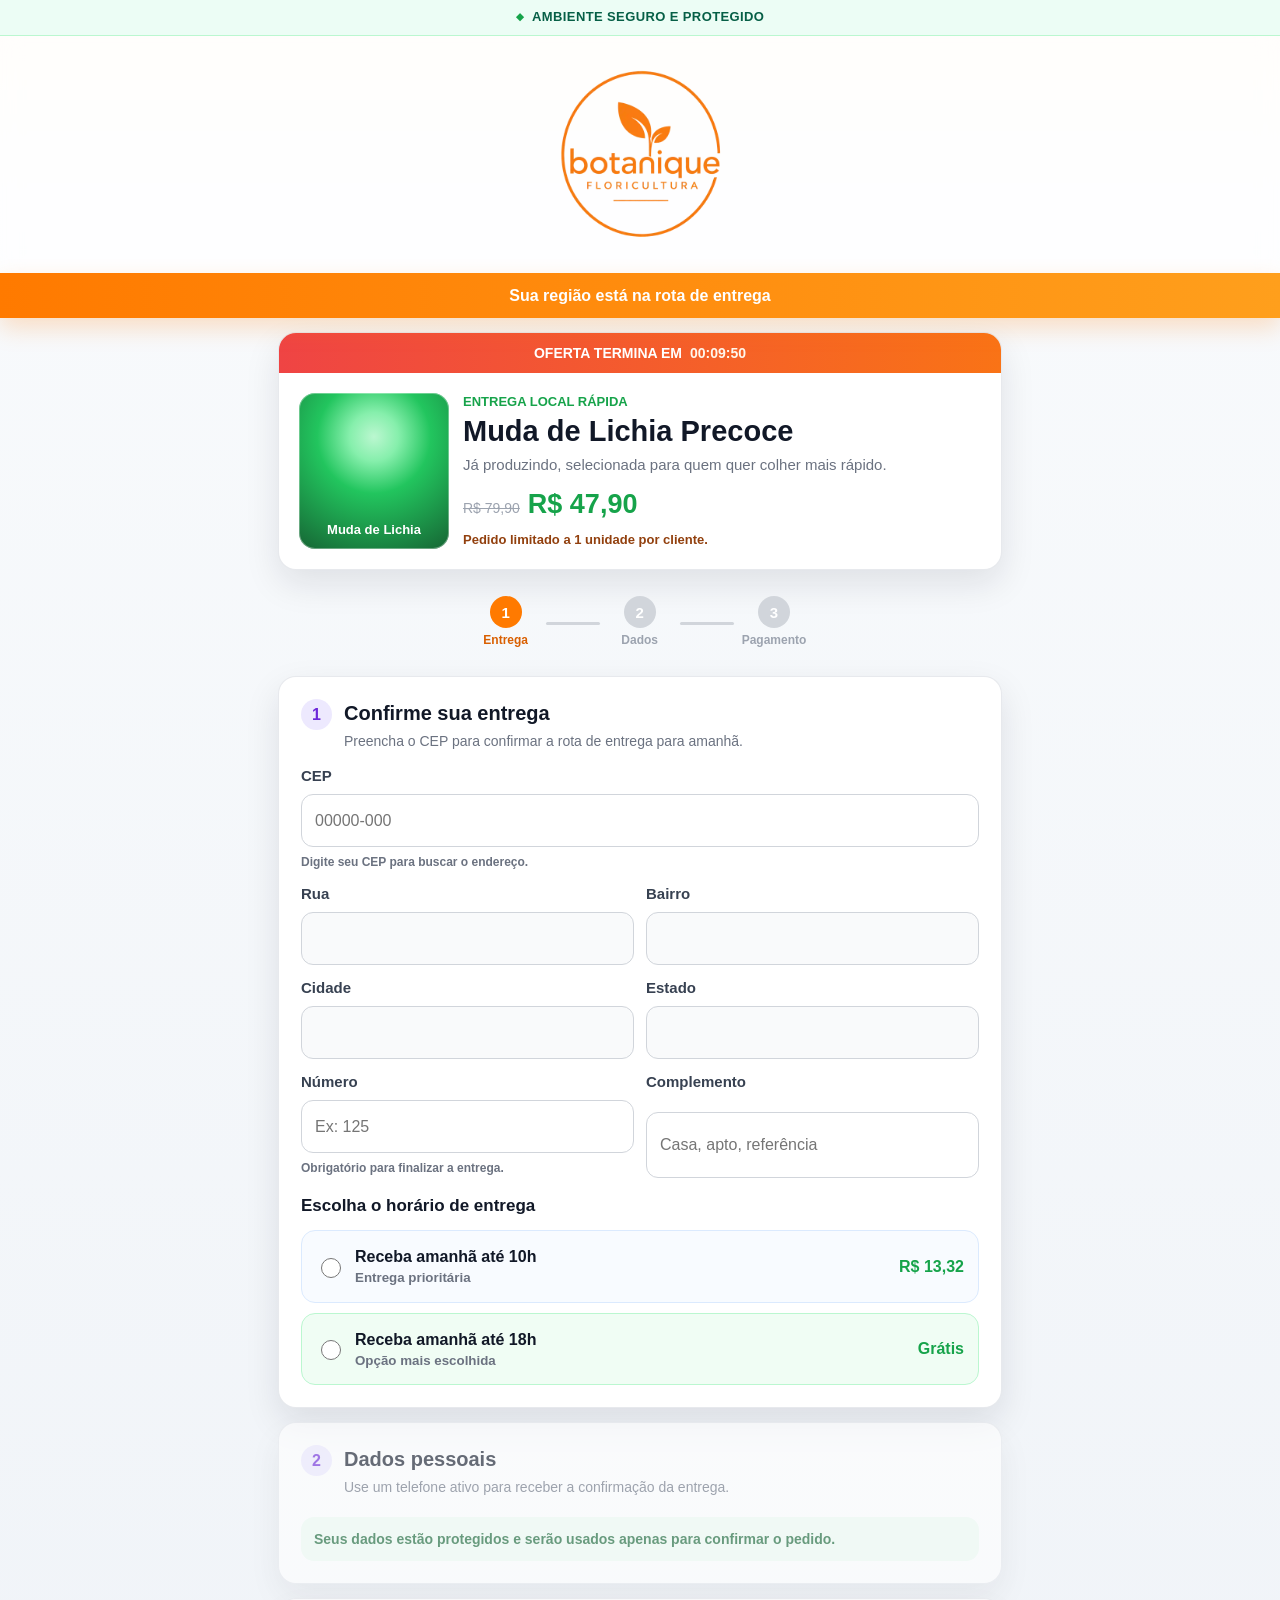
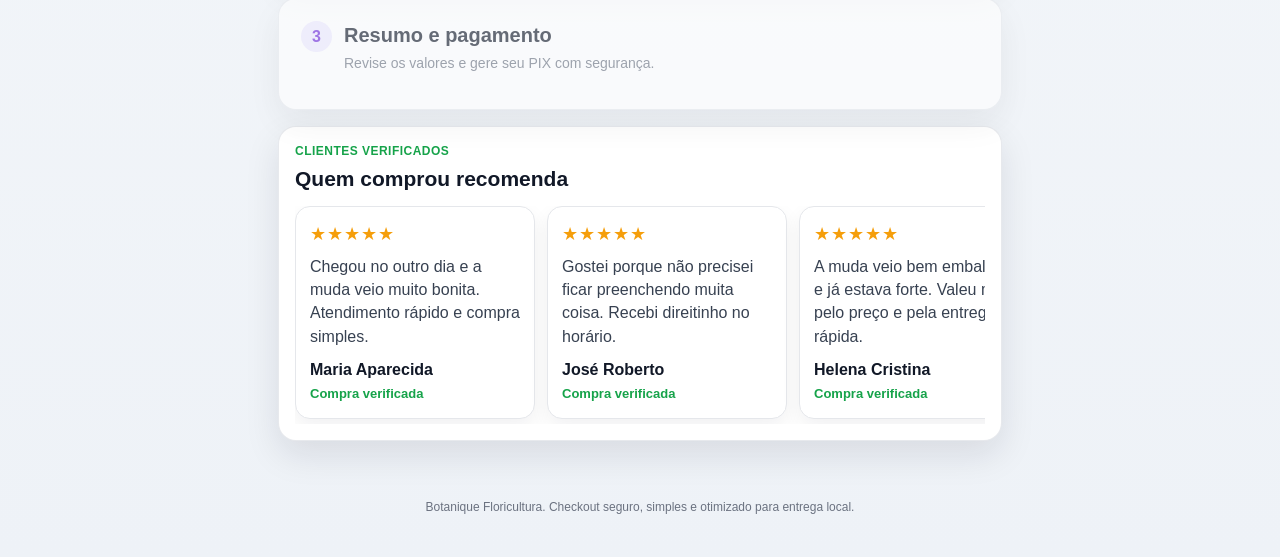
<file: index.html>
<!doctype html>
<html lang="pt-BR" class="checkout-page">
<head>
  <meta charset="utf-8">
  <meta name="viewport" content="width=device-width, initial-scale=1">
  <meta name="theme-color" content="#16a34a">
  <meta name="description" content="Checkout seguro Botanique Floricultura para Muda de Lichia Precoce com entrega no dia seguinte.">
  <title>Checkout Seguro | Botanique Floricultura</title>
  <link rel="preload" href="assets/logo.webp" as="image">
  <style>
html.checkout-page, html.checkout-page body{width:100%;min-height:100%;}
:root{
  --orange:#ff7a00;
  --orange-dark:#d95f00;
  --green:#22c55e;
  --green-dark:#16a34a;
  --blue:#2563eb;
  --text:#1f2937;
  --muted:#6b7280;
  --line:#e5e7eb;
  --soft:#f8fafc;
  --white:#ffffff;
  --danger:#dc2626;
  --shadow:0 14px 35px rgba(15,23,42,.10);
  --radius:18px;
}
html.checkout-page *{box-sizing:border-box}
html.checkout-page body.checkout-body{display:block !important; width:100% !important; max-width:none !important; min-height:100vh !important; overflow-x:hidden !important;}
html.checkout-page img{max-width:100%;}
html.checkout-page button, html.checkout-page input{appearance:auto;}
*{box-sizing:border-box}
html{scroll-behavior:smooth}
body{
  margin:0;
  color:var(--text);
  background:linear-gradient(180deg,#fff7ed 0%,#f8fafc 190px,#eef2f7 100%);
  font-family:Arial,Helvetica,sans-serif;
  font-size:16px;
  line-height:1.45;
}
button,input{font:inherit}
.secure-topbar{
  position:sticky;
  top:0;
  z-index:20;
  display:flex;
  align-items:center;
  justify-content:center;
  gap:8px;
  min-height:36px;
  padding:8px 14px;
  color:#065f46;
  background:#ecfdf5;
  border-bottom:1px solid #bbf7d0;
  font-size:13px;
  font-weight:800;
  text-transform:uppercase;
  letter-spacing:.03em;
}
.lock{font-size:10px;color:var(--green-dark)}
.checkout-header{
  display:flex;
  justify-content:center;
  padding:15px 18px 12px;
  background:rgba(255,255,255,.76);
  backdrop-filter:blur(10px);
}
.brand-logo{
  width:min(210px,56vw);
  height:auto;
  object-fit:contain;
  display:block;
}
.delivery-banner{
  position:sticky;
  top:36px;
  z-index:19;
  margin:0 auto;
  padding:11px 14px;
  color:#fff;
  background:linear-gradient(90deg,var(--orange),#ff9f1c);
  text-align:center;
  font-weight:900;
  box-shadow:0 10px 25px rgba(255,122,0,.22);
}
.bf-city{font-weight:900;text-decoration:underline;text-underline-offset:3px}
.page-shell{
  width:min(760px,100%);
  margin:0 auto;
  padding:14px 12px 38px;
}
.hero-card,.step-card,.reviews-section{
  background:var(--white);
  border:1px solid rgba(229,231,235,.9);
  border-radius:var(--radius);
  box-shadow:var(--shadow);
}
.hero-card{overflow:hidden;margin-bottom:14px}
.timer-strip{
  display:flex;
  align-items:center;
  justify-content:center;
  gap:8px;
  padding:10px 12px;
  color:#fff;
  background:linear-gradient(90deg,#ef4444,#f97316);
  font-size:14px;
  font-weight:900;
  text-transform:uppercase;
}
.timer-strip strong{font-variant-numeric:tabular-nums;color:#fff7ed}
.product-line{display:grid;grid-template-columns:110px 1fr;gap:14px;padding:15px}
.product-photo{
  min-height:118px;
  border-radius:16px;
  background:radial-gradient(circle at 50% 28%,#bbf7d0 0,#86efac 18%,#22c55e 42%,#166534 100%);
  display:flex;
  align-items:end;
  justify-content:center;
  padding:10px;
  color:#fff;
  text-align:center;
  font-size:13px;
  font-weight:900;
  box-shadow:inset 0 0 0 1px rgba(255,255,255,.35);
}
.eyebrow{margin:0 0 4px;color:var(--green-dark);font-size:13px;font-weight:900;text-transform:uppercase}
h1{margin:0;font-size:22px;line-height:1.08;color:#111827}
.subtitle{margin:6px 0 10px;color:var(--muted);font-size:15px}
.price-row{display:flex;align-items:baseline;gap:8px;flex-wrap:wrap}
.old-price{color:#9ca3af;text-decoration:line-through;font-size:14px}
.price-row strong{font-size:27px;color:var(--green-dark)}
.stock-note{margin:6px 0 0;color:#92400e;font-weight:800;font-size:13px}
.progress{
  display:flex;
  align-items:center;
  justify-content:center;
  gap:8px;
  padding:12px 8px;
  margin:0 0 14px;
}
.progress-item{display:grid;justify-items:center;gap:4px;min-width:64px;color:#9ca3af}
.progress-item span{
  width:32px;height:32px;border-radius:50%;display:grid;place-items:center;
  background:#d1d5db;color:#fff;font-size:15px;font-weight:900;
}
.progress-item p{margin:0;font-size:12px;font-weight:800}
.progress-item.active,.progress-item.done{color:var(--orange-dark)}
.progress-item.active span,.progress-item.done span{background:var(--orange)}
.progress-line{height:3px;width:54px;background:#d1d5db;border-radius:20px}
.checkout-form{display:grid;gap:14px}
.step-card{padding:16px;transition:opacity .22s ease,transform .22s ease}
.step-card.locked{opacity:.62}
.step-card.locked .field,.step-card.locked .shipping-box,.step-card.locked .summary-card,.step-card.locked .pix-button,.step-card.locked .pay-note{display:none}
.step-title{display:flex;gap:12px;align-items:flex-start;margin-bottom:14px}
.step-title>span{flex:0 0 31px;height:31px;border-radius:50%;display:grid;place-items:center;background:#ede9fe;color:#6d28d9;font-weight:900}
.step-title h2{margin:0 0 3px;font-size:20px;color:#111827}
.step-title p{margin:0;color:var(--muted);font-size:14px}
.field{display:grid;gap:7px;margin-bottom:12px}
.field span{font-weight:800;font-size:15px;color:#374151}
.field input{
  width:100%;min-height:52px;padding:14px 13px;border:1.5px solid #d1d5db;border-radius:12px;background:#fff;color:#111827;outline:none;
  transition:border-color .18s,box-shadow .18s,background .18s;
}
.field input:focus{border-color:var(--orange);box-shadow:0 0 0 4px rgba(255,122,0,.12)}
.field input:read-only{background:#f9fafb;color:#4b5563}
.field.valid input{border-color:#86efac;background:#f0fdf4}
.field.invalid input{border-color:var(--danger);background:#fef2f2}
.field-message{color:#6b7280;font-size:12px;font-weight:700}
.attention:not(.valid) input{animation:pulseGlow 1.35s ease-in-out infinite}
@keyframes pulseGlow{0%,100%{box-shadow:0 0 0 0 rgba(255,122,0,.16)}50%{box-shadow:0 0 0 6px rgba(255,122,0,.09)}}
.address-grid,.customer-grid{display:grid;gap:0}
.shipping-box{display:grid;gap:10px;margin-top:4px}
.shipping-box h3{margin:0 0 2px;font-size:17px;color:#111827}
.shipping-option{
  position:relative;display:grid;grid-template-columns:auto 1fr auto;align-items:center;gap:11px;
  padding:14px;border:1.5px solid #dbeafe;border-radius:14px;background:#f8fbff;cursor:pointer;
}
.shipping-option input{width:20px;height:20px;accent-color:var(--green-dark)}
.shipping-option strong{display:block;color:#111827;font-size:16px}
.shipping-option small{display:block;color:var(--muted);font-weight:700}
.shipping-option b{color:var(--green-dark);font-size:16px}
.shipping-option.recommended{border-color:#bbf7d0;background:#f0fdf4}
.shipping-option:has(input:checked){border-color:var(--green-dark);box-shadow:0 0 0 4px rgba(34,197,94,.13)}
.trust-copy{margin:5px 0 0;padding:12px 13px;border-radius:13px;background:#f0fdf4;color:#166534;font-weight:800;font-size:14px}
.summary-card{display:grid;gap:10px;padding:14px;border-radius:16px;background:#f9fafb;border:1px solid var(--line);margin-bottom:14px}
.summary-row,.summary-total{display:flex;justify-content:space-between;gap:12px;align-items:center}
.summary-row{font-size:15px;color:#4b5563}.summary-row strong{color:#111827}
.summary-total{border-top:1px solid var(--line);padding-top:12px;font-weight:900}.summary-total strong{font-size:23px;color:var(--green-dark)}
.checkout-alert{
  margin:0 0 12px;
  padding:13px 14px;
  border:1px solid #fecaca;
  border-radius:13px;
  background:#fef2f2;
  color:#991b1b;
  font-size:15px;
  font-weight:900;
  text-align:center;
}
.pix-button{
  width:100%;min-height:58px;border:0;border-radius:14px;background:linear-gradient(180deg,#34d399,#16a34a);color:#fff;
  font-weight:900;font-size:18px;letter-spacing:.02em;cursor:pointer;box-shadow:0 12px 24px rgba(22,163,74,.27);
}
.pix-button:active{transform:translateY(1px)}
.pay-note{margin:10px 0 0;text-align:center;color:#4b5563;font-size:14px}.pay-note strong{color:#111827}
.pix-placeholder{margin-top:13px;padding:14px;border:1px dashed #94a3b8;border-radius:13px;background:#f8fafc;color:#475569;text-align:center}
.reviews-section{margin-top:16px;padding:16px;overflow:hidden}
.section-heading p{margin:0 0 3px;color:var(--green-dark);font-weight:900;text-transform:uppercase;font-size:12px;letter-spacing:.04em}
.section-heading h2{margin:0 0 12px;font-size:21px;color:#111827}
.reviews-track{display:grid;grid-auto-flow:column;grid-auto-columns:minmax(235px,82%);gap:12px;overflow-x:auto;scroll-snap-type:x mandatory;padding-bottom:5px}
.review-card{scroll-snap-align:start;padding:14px;border-radius:15px;border:1px solid #e5e7eb;background:#fff;box-shadow:0 8px 20px rgba(15,23,42,.06)}
.stars{color:#f59e0b;font-size:18px;letter-spacing:1px}.review-card p{margin:8px 0 10px;color:#374151}.review-card strong{display:block;color:#111827}.review-card span{color:#16a34a;font-size:13px;font-weight:800}
.site-footer{padding:8px 16px 28px;text-align:center;color:#6b7280;font-size:12px}
@media (min-width:640px){
  .page-shell{padding-left:18px;padding-right:18px}.product-line{grid-template-columns:150px 1fr;padding:20px}.product-photo{min-height:146px}h1{font-size:29px}.step-card{padding:22px}.address-grid,.customer-grid{grid-template-columns:1fr 1fr;column-gap:12px}.field.full{grid-column:1/-1}.reviews-track{grid-auto-columns:minmax(240px,1fr)}
}
@media (prefers-reduced-motion:reduce){*{scroll-behavior:auto}.attention:not(.valid) input{animation:none}}


/* Blindagem para quando o projeto principal tiver estilos globais fortes */
html.checkout-page body.checkout-body .secure-topbar,
html.checkout-page body.checkout-body .checkout-header,
html.checkout-page body.checkout-body .delivery-banner,
html.checkout-page body.checkout-body .page-shell,
html.checkout-page body.checkout-body .site-footer{font-family:Arial,Helvetica,sans-serif !important;}
html.checkout-page body.checkout-body .checkout-brand-fallback{display:none;margin:4px 0 0;color:#ff7a00;font-size:22px;font-weight:900;text-align:center;}
html.checkout-page body.checkout-body .brand-logo:not([src]),
html.checkout-page body.checkout-body .brand-logo[src=""]{display:none;}
html.checkout-page body.checkout-body .brand-logo.broken + .checkout-brand-fallback{display:block;}

.pix-placeholder.generated{text-align:left;border-style:solid;border-color:#bbf7d0;background:#f0fdf4;color:#14532d}
.pix-head{text-align:center;margin-bottom:12px}.pix-head strong{display:block;font-size:18px;color:#14532d}.pix-head small{color:#166534;font-weight:800}
.pix-qr{display:grid;place-items:center;margin:12px 0}.pix-qr img{width:min(235px,72vw);border-radius:16px;background:#fff;padding:10px;border:1px solid #d1fae5}
.pix-copy label{display:block;font-weight:900;margin-bottom:7px;color:#111827}.pix-copy textarea{width:100%;min-height:88px;border:1px solid #86efac;border-radius:12px;padding:10px;background:#fff;color:#111827;font-size:13px;resize:none}
.copy-pix-button{width:100%;margin-top:9px;min-height:48px;border:0;border-radius:12px;background:#16a34a;color:#fff;font-weight:900;cursor:pointer}
.pix-status{margin-top:12px;text-align:center;font-weight:900;color:#92400e}.pix-success{padding:14px;border-radius:13px;background:#dcfce7;color:#166534;text-align:center;font-weight:900}.pix-error{padding:14px;border-radius:13px;background:#fef2f2;color:#991b1b;text-align:center;font-weight:900}
.pix-button[disabled]{opacity:.72;cursor:not-allowed}

  </style>
</head>
<body class="checkout-body">
  <div class="secure-topbar" role="status" aria-live="polite">
    <span class="lock" aria-hidden="true">◆</span>
    <span>Ambiente Seguro e Protegido</span>
  </div>

  <header class="checkout-header">
    <img class="brand-logo" src="assets/logo.webp" alt="Botanique Floricultura" onerror="this.classList.add('broken');this.style.display='none';">
    <div class="checkout-brand-fallback">Botanique Floricultura</div>
  </header>

  <!-- DELIVERY BANNER -->
  <div id="bf-rota-entrega" class="delivery-banner">
    <span id="bf-rota-texto">Receba amanhã em <span class="bf-city">sua região</span></span>
  </div>

  <main class="page-shell">
    <section class="hero-card" aria-label="Resumo da oferta">
      <div class="timer-strip">
        <span>Oferta termina em</span>
        <strong id="countdown">00:09:51</strong>
      </div>
      <div class="product-line">
        <div class="product-photo" aria-hidden="true">
          <span>Muda de Lichia</span>
        </div>
        <div class="product-copy">
          <p class="eyebrow">Entrega local rápida</p>
          <h1>Muda de Lichia Precoce</h1>
          <p class="subtitle">Já produzindo, selecionada para quem quer colher mais rápido.</p>
          <div class="price-row">
            <span class="old-price">R$ 79,90</span>
            <strong>R$ 47,90</strong>
          </div>
          <p class="stock-note">Pedido limitado a 1 unidade por cliente.</p>
        </div>
      </div>
    </section>

    <nav class="progress" aria-label="Progresso do checkout">
      <div class="progress-item active" data-step-indicator="1">
        <span>1</span>
        <p>Entrega</p>
      </div>
      <div class="progress-line"></div>
      <div class="progress-item" data-step-indicator="2">
        <span>2</span>
        <p>Dados</p>
      </div>
      <div class="progress-line"></div>
      <div class="progress-item" data-step-indicator="3">
        <span>3</span>
        <p>Pagamento</p>
      </div>
    </nav>

    <form id="checkoutForm" class="checkout-form" novalidate>
      <section class="step-card open" id="step-1" data-step="1">
        <div class="step-title">
          <span>1</span>
          <div>
            <h2>Confirme sua entrega</h2>
            <p>Preencha o CEP para confirmar a rota de entrega para amanhã.</p>
          </div>
        </div>

        <label class="field attention" for="cep">
          <span>CEP</span>
          <input id="cep" name="cep" inputmode="numeric" autocomplete="postal-code" maxlength="9" placeholder="00000-000" required>
          <small class="field-message" id="cepMessage">Digite seu CEP para buscar o endereço.</small>
        </label>

        <div class="address-grid" id="addressFields" hidden>
          <label class="field" for="street">
            <span>Rua</span>
            <input id="street" name="street" autocomplete="address-line1" readonly required>
          </label>
          <label class="field" for="neighborhood">
            <span>Bairro</span>
            <input id="neighborhood" name="neighborhood" readonly required>
          </label>
          <label class="field" for="city">
            <span>Cidade</span>
            <input id="city" name="city" readonly required>
          </label>
          <label class="field" for="state">
            <span>Estado</span>
            <input id="state" name="state" readonly required>
          </label>
          <label class="field attention" for="number">
            <span>Número</span>
            <input id="number" name="number" inputmode="numeric" autocomplete="address-line2" placeholder="Ex: 125" required>
            <small class="field-message">Obrigatório para finalizar a entrega.</small>
          </label>
          <label class="field" for="complement">
            <span>Complemento</span>
            <input id="complement" name="complement" autocomplete="address-line3" placeholder="Casa, apto, referência">
          </label>
        </div>

        <div class="shipping-box" id="shippingBox" hidden>
          <h3>Escolha o horário de entrega</h3>
          <label class="shipping-option">
            <input type="radio" name="shipping" value="13.32" data-tipo="pago" data-label="Receba amanhã até 10h" required>
            <span>
              <strong>Receba amanhã até 10h</strong>
              <small>Entrega prioritária</small>
            </span>
            <b>R$ 13,32</b>
          </label>
          <label class="shipping-option recommended">
            <input type="radio" name="shipping" value="0" data-tipo="gratis" data-label="Receba amanhã até 18h">
            <span>
              <strong>Receba amanhã até 18h</strong>
              <small>Opção mais escolhida</small>
            </span>
            <b>Grátis</b>
          </label>
        </div>
      </section>

      <section class="step-card locked" id="step-2" data-step="2">
        <div class="step-title">
          <span>2</span>
          <div>
            <h2>Dados pessoais</h2>
            <p>Use um telefone ativo para receber a confirmação da entrega.</p>
          </div>
        </div>

        <div class="customer-grid">
          <label class="field attention" for="firstName">
            <span>Nome</span>
            <input id="firstName" name="firstName" autocomplete="given-name" placeholder="Seu nome" required>
          </label>
          <label class="field" for="lastName">
            <span>Sobrenome</span>
            <input id="lastName" name="lastName" autocomplete="family-name" placeholder="Opcional">
          </label>
          <label class="field attention" for="phone">
            <span>Telefone ou celular</span>
            <input id="phone" name="phone" inputmode="tel" autocomplete="tel" placeholder="(00) 00000-0000" required>
          </label>
          <label class="field attention" for="cpf">
            <span>CPF</span>
            <input id="cpf" name="cpf" inputmode="numeric" autocomplete="off" maxlength="14" placeholder="000.000.000-00" required>
          </label>
          <label class="field" for="email">
            <span>E-mail</span>
            <input id="email" name="email" type="email" autocomplete="email" placeholder="Opcional">
          </label>
        </div>

        <p class="trust-copy">Seus dados estão protegidos e serão usados apenas para confirmar o pedido.</p>
      </section>

      <section class="step-card locked" id="step-3" data-step="3">
        <div class="step-title">
          <span>3</span>
          <div>
            <h2>Resumo e pagamento</h2>
            <p>Revise os valores e gere seu PIX com segurança.</p>
          </div>
        </div>

        <div class="summary-card">
          <div class="summary-row">
            <span>Muda de Lichia Precoce</span>
            <strong>R$ 47,90</strong>
          </div>
          <div class="summary-row">
            <span>Quantidade</span>
            <strong>1 unidade</strong>
          </div>
          <div class="summary-row">
            <span id="shippingSummaryLabel">Frete</span>
            <strong id="shippingSummaryValue">Selecione</strong>
          </div>
          <div class="summary-total">
            <span>Total</span>
            <strong id="totalValue">R$ 47,90</strong>
          </div>
        </div>

        <div class="checkout-alert" id="checkoutAlert" role="alert" aria-live="assertive" hidden>Selecione uma opção de frete para continuar</div>
        <button class="pix-button" type="submit">GERAR PIX AGORA</button>
        <p class="pay-note">Você vai pagar <strong id="payNote">R$ 47,90</strong>. Pagamento processado na mesma página.</p>

        <!-- PIX INTEGRATION AREA -->
        <div id="pix-box">
          <!-- COLAR AQUI SCRIPT OU URL DE GERAÇÃO DE PIX -->
          <div class="pix-placeholder" hidden id="pixPlaceholder">
            <strong>Área de integração PIX</strong>
            <p>Substitua este bloco pelo script, iframe ou endpoint do seu gerador de PIX.</p>
          </div>
        </div>
      </section>
    </form>

    <section class="reviews-section" aria-label="Depoimentos de clientes">
      <div class="section-heading">
        <p>Clientes verificados</p>
        <h2>Quem comprou recomenda</h2>
      </div>
      <div class="reviews-track">
        <article class="review-card">
          <div class="stars" aria-label="5 estrelas">★★★★★</div>
          <p>Chegou no outro dia e a muda veio muito bonita. Atendimento rápido e compra simples.</p>
          <strong>Maria Aparecida</strong>
          <span>Compra verificada</span>
        </article>
        <article class="review-card">
          <div class="stars" aria-label="5 estrelas">★★★★★</div>
          <p>Gostei porque não precisei ficar preenchendo muita coisa. Recebi direitinho no horário.</p>
          <strong>José Roberto</strong>
          <span>Compra verificada</span>
        </article>
        <article class="review-card">
          <div class="stars" aria-label="5 estrelas">★★★★★</div>
          <p>A muda veio bem embalada e já estava forte. Valeu muito pelo preço e pela entrega rápida.</p>
          <strong>Helena Cristina</strong>
          <span>Compra verificada</span>
        </article>
      </div>
    </section>
  </main>

  <footer class="site-footer">
    <p>Botanique Floricultura. Checkout seguro, simples e otimizado para entrega local.</p>
  </footer>

  <script>
const redirectAfterPayment = "COLOCAR_URL_AQUI";
const PRODUCT_PRICE = 47.90;
const PRODUCT_TITLE = "Muda de Lichia Precoce";
const API_BASE_URL = "https://botanique-one.vercel.app";
let freteSelecionado = null;
let statusTimer = null;

const $ = (selector, scope = document) => scope.querySelector(selector);
const $$ = (selector, scope = document) => Array.from(scope.querySelectorAll(selector));

function money(value){ return value.toLocaleString('pt-BR',{style:'currency',currency:'BRL'}); }
function onlyDigits(value){ return String(value || '').replace(/\D/g,''); }
function cents(value){ return Math.round(Number(value) * 100); }

function getUrlParam(name){ return new URLSearchParams(window.location.search).get(name) || ''; }
function getUtm(){
  return {
    utm_source:getUrlParam('utm_source'), utm_medium:getUrlParam('utm_medium'), utm_campaign:getUrlParam('utm_campaign'),
    utm_content:getUrlParam('utm_content'), utm_term:getUrlParam('utm_term')
  };
}

function setFieldState(input, state){ const field = input.closest('.field'); if(!field) return; field.classList.remove('valid','invalid'); if(state) field.classList.add(state); }
function focusNext(current){ const inputs = $$('input:not([readonly])').filter(el => !el.disabled && el.offsetParent !== null); const index = inputs.indexOf(current); if(index >= 0 && inputs[index + 1]) inputs[index + 1].focus({preventScroll:false}); }
function openStep(step){ for(let i=1;i<=3;i++){ const card=$(`#step-${i}`); const indicator=$(`[data-step-indicator="${i}"]`); if(i<=step){card.classList.remove('locked');card.classList.add('open');} if(i<step){indicator.classList.remove('active');indicator.classList.add('done');} else if(i===step){indicator.classList.add('active');indicator.classList.remove('done');} else {indicator.classList.remove('active','done');} } }
function scrollToStep(step){ const card=$(`#step-${step}`); if(card) card.scrollIntoView({behavior:'smooth',block:'start'}); }

function updateTotals(){ const selected=$('input[name="shipping"]:checked'); const freight=selected?Number(selected.value):0; const total=PRODUCT_PRICE+freight; $('#shippingSummaryLabel').textContent=selected?selected.dataset.label:'Frete'; $('#shippingSummaryValue').textContent=selected?(freight===0?'Grátis':money(freight)):'Selecione'; $('#totalValue').textContent=money(total); $('#payNote').textContent=money(total); }
function validateRequired(input){ const ok=input.value.trim().length>1; setFieldState(input,ok?'valid':'invalid'); return ok; }
function maskCep(input){ const digits=onlyDigits(input.value).slice(0,8); input.value=digits.length>5?`${digits.slice(0,5)}-${digits.slice(5)}`:digits; return digits; }
function maskPhone(input){ const d=onlyDigits(input.value).slice(0,11); if(d.length<=2) input.value=d; else if(d.length<=6) input.value=`(${d.slice(0,2)}) ${d.slice(2)}`; else if(d.length<=10) input.value=`(${d.slice(0,2)}) ${d.slice(2,6)}-${d.slice(6)}`; else input.value=`(${d.slice(0,2)}) ${d.slice(2,7)}-${d.slice(7)}`; return d; }
function maskCpf(input){ const d=onlyDigits(input.value).slice(0,11); if(d.length<=3) input.value=d; else if(d.length<=6) input.value=`${d.slice(0,3)}.${d.slice(3)}`; else if(d.length<=9) input.value=`${d.slice(0,3)}.${d.slice(3,6)}.${d.slice(6)}`; else input.value=`${d.slice(0,3)}.${d.slice(3,6)}.${d.slice(6,9)}-${d.slice(9)}`; return d; }
function isValidCpf(cpf){ cpf=onlyDigits(cpf); if(cpf.length!==11 || /^(\d)\1+$/.test(cpf)) return false; let sum=0; for(let i=0;i<9;i++) sum+=parseInt(cpf[i])*(10-i); let rev=11-(sum%11); if(rev>=10) rev=0; if(rev!==parseInt(cpf[9])) return false; sum=0; for(let i=0;i<10;i++) sum+=parseInt(cpf[i])*(11-i); rev=11-(sum%11); if(rev>=10) rev=0; return rev===parseInt(cpf[10]); }

async function lookupCep(cepDigits){ const cepMessage=$('#cepMessage'); cepMessage.textContent='Buscando endereço...'; try{ const response=await fetch(`https://viacep.com.br/ws/${cepDigits}/json/`); const data=await response.json(); if(data.erro) throw new Error('CEP não encontrado'); $('#street').value=data.logradouro||''; $('#neighborhood').value=data.bairro||''; $('#city').value=data.localidade||''; $('#state').value=data.uf||''; ['street','neighborhood','city','state'].forEach(id=>setFieldState($(`#${id}`),'valid')); $('#addressFields').hidden=false; cepMessage.textContent='Endereço encontrado. Informe o número.'; setFieldState($('#cep'),'valid'); setTimeout(()=>$('#number').focus(),200); }catch(error){ cepMessage.textContent='Não encontramos esse CEP. Confira e tente novamente.'; setFieldState($('#cep'),'invalid'); } }
function maybeShowShipping(){ const numberOk=$('#number').value.trim().length>0; if(numberOk){ setFieldState($('#number'),'valid'); $('#shippingBox').hidden=false; } else setFieldState($('#number'),'invalid'); }
function validateCustomerAndOpenPayment(){ const nameOk=validateRequired($('#firstName')); const phoneOk=onlyDigits($('#phone').value).length>=10; const cpfOk=isValidCpf($('#cpf').value); setFieldState($('#phone'),phoneOk?'valid':'invalid'); setFieldState($('#cpf'),cpfOk?'valid':'invalid'); const email=$('#email'); if(email.value.trim()) setFieldState(email,email.checkValidity()?'valid':'invalid'); if(nameOk && phoneOk && cpfOk) openStep(3); }
function startCountdown(){ let seconds=9*60+51; const el=$('#countdown'); setInterval(()=>{ seconds=Math.max(0,seconds-1); const min=String(Math.floor(seconds/60)).padStart(2,'0'); const sec=String(seconds%60).padStart(2,'0'); el.textContent=`00:${min}:${sec}`; },1000); }
function showCheckoutAlert(message){ const alert=$('#checkoutAlert'); if(!alert) return; alert.textContent=message; alert.hidden=false; setTimeout(()=>{alert.hidden=true;},3500); }

function getOrderData(){
  const selected=$('input[name="shipping"]:checked');
  const freight=selected?Number(selected.value):0;
  const total=PRODUCT_PRICE+freight;
  const first=$('#firstName').value.trim(); const last=$('#lastName').value.trim();
  const fullName=(first+' '+last).trim();
  const email=$('#email').value.trim() || `cliente${Date.now()}@pedido.local`;
  return {
    amount:cents(total), productPrice:cents(PRODUCT_PRICE), freight:cents(freight), productTitle:PRODUCT_TITLE,
    customer:{ name:fullName, email, phone:onlyDigits($('#phone').value), document:{ number:onlyDigits($('#cpf').value), type:'cpf' } },
    shipping:{ name:fullName, street:$('#street').value.trim(), number:$('#number').value.trim(), complement:$('#complement').value.trim(), neighborhood:$('#neighborhood').value.trim(), city:$('#city').value.trim(), state:$('#state').value.trim(), zipCode:onlyDigits($('#cep').value) },
    freteSelecionado, utm:getUtm(), externalRef:'ORDER-'+Date.now()
  };
}

async function copyPix(){ const txt=$('#pixCopyPaste'); if(!txt) return; await navigator.clipboard.writeText(txt.value); const btn=$('#copyPixButton'); btn.textContent='PIX COPIADO ✓'; setTimeout(()=>btn.textContent='COPIAR CÓDIGO PIX',1800); }
function renderPixSuccess(data){
  const box=$('#pixPlaceholder'); const p=data.paymentData || {};
  box.hidden=false; box.classList.add('generated');
  box.innerHTML=`<div class="pix-head"><strong>PIX gerado com segurança</strong><small>Após pagar, a confirmação é automática.</small></div>${p.qrCodeBase64?`<div class="pix-qr"><img src="${p.qrCodeBase64}" alt="QR Code PIX"></div>`:''}<div class="pix-copy"><label for="pixCopyPaste">PIX Copia e Cola</label><textarea id="pixCopyPaste" readonly>${p.copyPaste || p.qrCode || ''}</textarea><button type="button" class="copy-pix-button" id="copyPixButton">COPIAR CÓDIGO PIX</button></div><div class="pix-status" id="pixStatus">Aguardando pagamento...</div>`;
  $('#copyPixButton').addEventListener('click', copyPix);
  box.scrollIntoView({behavior:'smooth',block:'center'});
  if(data.transactionId) startStatusPolling(data.transactionId);
}
function renderPixError(message){ const box=$('#pixPlaceholder'); box.hidden=false; box.classList.remove('generated'); box.innerHTML=`<div class="pix-error">${message || 'Não foi possível gerar o PIX. Revise os dados e tente novamente.'}</div>`; box.scrollIntoView({behavior:'smooth',block:'center'}); }
async function startStatusPolling(transactionId){
  if(statusTimer) clearInterval(statusTimer);
  const check=async()=>{ try{ const r = await fetch(`${API_BASE_URL}/api/pix-status?transactionId=${encodeURIComponent(transactionId)}`); const json=await r.json(); if(json.success && json.status==='PAID'){ clearInterval(statusTimer); const el=$('#pixStatus'); if(el) el.innerHTML='<div class="pix-success">Pagamento confirmado! Redirecionando...</div>'; if(redirectAfterPayment && redirectAfterPayment !== 'COLOCAR_URL_AQUI') setTimeout(()=>{window.location.href=redirectAfterPayment;},1200); } }catch(e){} };
  statusTimer=setInterval(check,5000); setTimeout(check,2500);
}
async function gerarPix(){
  const btn = $('.pix-button');
  btn.disabled = true;
  btn.textContent = 'GERANDO PIX...';

  try{
    const response = await fetch(`${API_BASE_URL}/api/create-pix`, {
      method: 'POST',
      headers: {
        'Content-Type': 'application/json'
      },
      body: JSON.stringify(getOrderData())
    });

    const text = await response.text();
    let json;

    try{
      json = JSON.parse(text);
    }catch(e){
      console.error('RESPOSTA RAW API:', text);
      throw new Error(
        text && (text.includes('<!DOCTYPE') || text.includes('<html'))
          ? 'API retornou HTML. Verifique se a URL da API está correta e se o deploy da Vercel está atualizado.'
          : 'Resposta inválida da API.'
      );
    }

    console.log('BLACKCAT RESPONSE:', json);

    if(!response.ok || !json.success){
      throw new Error(json.message || json.error || 'Erro ao gerar PIX');
    }

    if(!json.data){
      throw new Error('A API não retornou os dados do PIX');
    }

    window.dispatchEvent(new CustomEvent('pix:generated', { detail: json.data }));
    renderPixSuccess(json.data);

  }catch(error){
    console.error('ERRO PIX:', error);
    renderPixError(error.message || 'Não foi possível gerar o PIX');
  }finally{
    btn.disabled = false;
    btn.textContent = 'GERAR PIX AGORA';
  }
}

function setupCheckout(){
  const cep=$('#cep'), phone=$('#phone'), cpf=$('#cpf'), form=$('#checkoutForm');
  cep.addEventListener('input',()=>{ const digits=maskCep(cep); setFieldState(cep,digits.length===8?'valid':null); if(digits.length===8) lookupCep(digits); });
  $('#number').addEventListener('input',maybeShowShipping); $('#number').addEventListener('blur',maybeShowShipping);
  $$('input[name="shipping"]').forEach(option=>{ option.addEventListener('change',()=>{ freteSelecionado=option.dataset.tipo==='pago'?'pago':'gratis'; const alert=$('#checkoutAlert'); if(alert) alert.hidden=true; updateTotals(); openStep(2); setTimeout(()=>scrollToStep(2),140); setTimeout(()=>$('#firstName').focus(),450); }); });
  $('#firstName').addEventListener('blur',()=>validateRequired($('#firstName'))); $('#firstName').addEventListener('keydown',event=>{ if(event.key==='Enter'){event.preventDefault();focusNext($('#firstName'));} });
  phone.addEventListener('input',()=>{ maskPhone(phone); validateCustomerAndOpenPayment(); });
  cpf.addEventListener('input',()=>{ maskCpf(cpf); validateCustomerAndOpenPayment(); });
  ['firstName','lastName','email'].forEach(id=>{ $(`#${id}`).addEventListener('input',validateCustomerAndOpenPayment); });
  form.addEventListener('submit',event=>{ event.preventDefault(); const hasShipping=Boolean($('input[name="shipping"]:checked')); const nameOk=validateRequired($('#firstName')); const phoneOk=onlyDigits($('#phone').value).length>=10; const cpfOk=isValidCpf($('#cpf').value); setFieldState($('#phone'),phoneOk?'valid':'invalid'); setFieldState($('#cpf'),cpfOk?'valid':'invalid'); if(!hasShipping || !freteSelecionado){ showCheckoutAlert('Selecione uma opção de frete para continuar'); openStep(1); scrollToStep(1); return; } if(!nameOk || !phoneOk || !cpfOk){ showCheckoutAlert('Preencha nome, telefone e CPF corretamente'); openStep(2); scrollToStep(2); return; } gerarPix(); });
}

(function(){ var el=document.getElementById('bf-rota-texto'); if(!el)return; function show(city){ el.innerHTML=city&&city.length>1?'Receba amanhã em <span class="bf-city">'+city+'</span> e região':'Sua região está na rota de entrega'; } async function get(){ var apis=['https://get.geojs.io/v1/ip/geo.json','https://ipwho.is/','https://ipapi.co/json/']; for(var i=0;i<apis.length;i++){ try{var r=await fetch(apis[i]);var d=await r.json();if(d&&d.city){show(d.city);return;}}catch(e){} } show(null); } get(); })();
document.addEventListener('DOMContentLoaded',()=>{ startCountdown(); setupCheckout(); updateTotals(); });
</script>
</body>
</html>
</file>
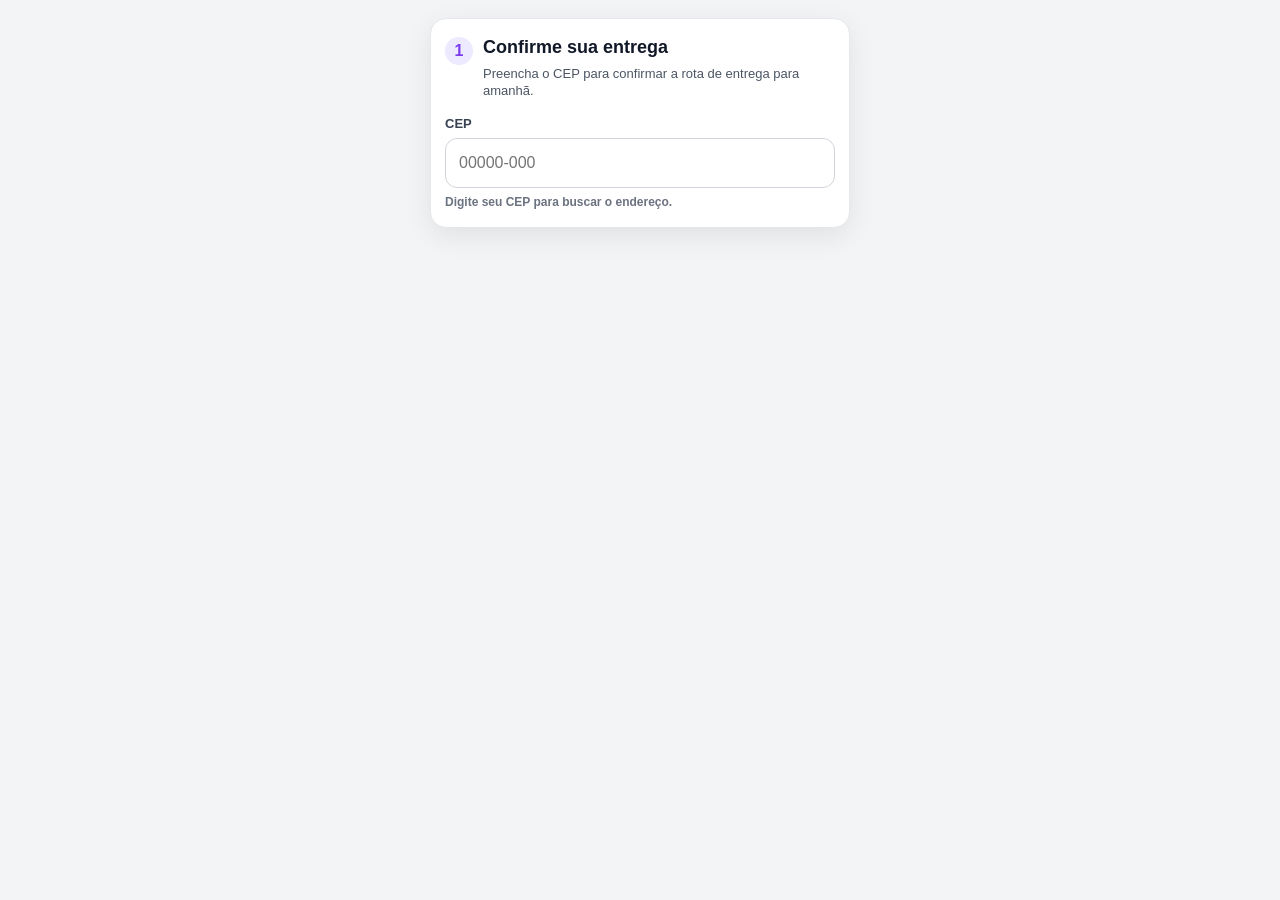
<file: chat/index.html>
<!DOCTYPE html>
<html lang="pt-BR">
<head>
<meta charset="UTF-8" />
<meta name="viewport" content="width=device-width, initial-scale=1.0" />
<title>Viveiro Botanique&Owem</title>

<style>
*{box-sizing:border-box}

body{
  margin:0;
  font-family:Arial,Helvetica,sans-serif;
  background:#f3f4f6;
  color:#111827;
}

/* TELA CEP */
#cepPage{
  min-height:100vh;
  display:flex;
  justify-content:center;
  align-items:flex-start;
  padding:18px 12px;
}

.card{
  width:100%;
  max-width:420px;
  background:#fff;
  border-radius:16px;
  padding:18px 14px;
  box-shadow:0 8px 28px rgba(0,0,0,.08);
  border:1px solid #e5e7eb;
}

.head{
  display:flex;
  gap:10px;
  align-items:flex-start;
  margin-bottom:16px;
}

.step{
  width:28px;
  height:28px;
  min-width:28px;
  border-radius:50%;
  background:#ede9fe;
  color:#7c3aed;
  display:flex;
  align-items:center;
  justify-content:center;
  font-weight:900;
}

h1{
  margin:0;
  font-size:18px;
  line-height:1.2;
}

.subtitle{
  margin:6px 0 0;
  font-size:13px;
  color:#4b5563;
  line-height:1.35;
}

.field{
  margin-top:14px;
}

label{
  display:block;
  font-size:13px;
  font-weight:900;
  color:#374151;
  margin-bottom:7px;
}

input{
  width:100%;
  padding:15px 13px;
  border-radius:12px;
  border:1px solid #d1d5db;
  font-size:16px;
  outline:none;
  background:#fff;
}

input:focus{
  border-color:#f97316;
  box-shadow:0 0 0 3px rgba(249,115,22,.12);
}

input[readonly]{
  background:#f9fafb;
  color:#374151;
}

.help{
  font-size:12px;
  font-weight:700;
  color:#6b7280;
  margin-top:7px;
}

.address-box{
  display:none;
  margin-top:16px;
  padding-top:14px;
  border-top:1px solid #e5e7eb;
}

.loading{
  display:none;
  margin-top:14px;
  padding:12px;
  border-radius:12px;
  background:#f9fafb;
  color:#374151;
  font-weight:800;
  font-size:14px;
  text-align:center;
}

.spinner{
  width:18px;
  height:18px;
  border:3px solid #e5e7eb;
  border-top-color:#f97316;
  border-radius:50%;
  display:inline-block;
  vertical-align:middle;
  margin-right:6px;
  animation:spin .8s linear infinite;
}

@keyframes spin{
  to{transform:rotate(360deg)}
}

.alert{
  display:none;
  margin-top:14px;
  background:#ffedd5;
  border:1px solid #fb923c;
  color:#9a3412;
  padding:12px;
  border-radius:12px;
  font-size:14px;
  font-weight:900;
  line-height:1.35;
  animation:pulse 1.2s infinite;
}

@keyframes pulse{
  0%{transform:scale(1)}
  50%{transform:scale(1.015)}
  100%{transform:scale(1)}
}

.btn{
  width:100%;
  border:0;
  margin-top:16px;
  border-radius:999px;
  padding:16px;
  font-size:16px;
  font-weight:900;
  cursor:pointer;
  color:#fff;
  background:#16a34a;
  box-shadow:0 6px 16px rgba(22,163,74,.28);
}

.error{
  border-color:#dc2626!important;
}

.small-note{
  margin-top:10px;
  font-size:12px;
  color:#6b7280;
  text-align:center;
  line-height:1.35;
}

/* TRANSIÇÃO */
#transitionPage{
  display:none;
  position:fixed;
  inset:0;
  background:#075e54;
  color:white;
  z-index:50;
  align-items:center;
  justify-content:center;
  flex-direction:column;
  text-align:center;
  padding:24px;
}

.whats-loader{
  width:64px;
  height:64px;
  border-radius:50%;
  background:#25d366;
  display:flex;
  align-items:center;
  justify-content:center;
  font-size:32px;
  margin-bottom:18px;
  animation:bounce 1s infinite;
}

@keyframes bounce{
  0%,100%{transform:scale(1)}
  50%{transform:scale(1.08)}
}

.transition-title{
  font-size:20px;
  font-weight:900;
  margin-bottom:8px;
}

.transition-sub{
  font-size:14px;
  opacity:.9;
}

/* CHAT */
#chatPage{
  display:none;
  height:100vh;
  overflow:hidden;
  background:#e5ddd5;
}

.chat-screen{
  width:100%;
  height:100vh;
  display:flex;
  flex-direction:column;
  background:#efe7dd;
  position:relative;
  overflow:hidden;
}

.chat-screen::before{
  content:"";
  position:absolute;
  inset:0;
  background-image:
    radial-gradient(circle at 18px 22px,rgba(0,0,0,.035) 2px,transparent 3px),
    radial-gradient(circle at 85px 75px,rgba(0,0,0,.025) 2px,transparent 4px);
  background-size:115px 115px;
  opacity:.45;
}

.chat-header{
  height:72px;
  background:#075e54;
  color:white;
  display:flex;
  align-items:center;
  padding:10px 14px;
  gap:10px;
  z-index:2;
}

.back{font-size:34px}

.avatar{
  width:46px;
  height:46px;
  border-radius:50%;
  background:#fff;
  display:flex;
  align-items:center;
  justify-content:center;
  font-size:24px;
}

.header-info{flex:1}

.header-title{
  font-size:16px;
  font-weight:700;
  display:flex;
  gap:5px;
  align-items:center;
}

.verified{
  width:15px;
  height:15px;
  border-radius:50%;
  background:#34b7f1;
  color:#fff;
  font-size:10px;
  display:inline-flex;
  align-items:center;
  justify-content:center;
}

.header-sub{
  font-size:13px;
  opacity:.9;
  margin-top:2px;
}

.header-icons{
  display:flex;
  gap:18px;
  font-size:22px;
}

.chat-body{
  flex:1;
  padding:16px 12px 24px;
  overflow-y:auto;
  position:relative;
  z-index:1;
}

.security-msg{
  max-width:92%;
  margin:0 auto 18px;
  background:#fff3c4;
  color:#4a3d14;
  border-radius:8px;
  padding:10px 12px;
  font-size:13px;
  text-align:center;
}

.bot-msg{
  background:white;
  color:#1f2937;
  padding:10px 12px;
  border-radius:8px 8px 8px 2px;
  max-width:84%;
  margin-bottom:8px;
  font-size:15px;
  line-height:1.38;
  box-shadow:0 1px 1px rgba(0,0,0,.08);
  animation:pop .25s ease;
}

@keyframes pop{
  from{opacity:0;transform:translateY(8px)}
  to{opacity:1;transform:translateY(0)}
}

.bot-name{
  color:#128c7e;
  font-weight:700;
  font-size:13px;
  margin-bottom:4px;
}

.time{
  display:block;
  text-align:right;
  font-size:11px;
  color:#8b8b8b;
  margin-top:4px;
}

.typing-box{
  background:white;
  padding:11px 13px;
  border-radius:8px 8px 8px 2px;
  max-width:70px;
  margin-bottom:8px;
}

.typing{
  display:flex;
  gap:4px;
}

.typing span{
  width:6px;
  height:6px;
  background:#9ca3af;
  border-radius:50%;
  animation:blink 1.2s infinite;
}

.typing span:nth-child(2){animation-delay:.2s}
.typing span:nth-child(3){animation-delay:.4s}

@keyframes blink{
  0%,80%,100%{opacity:.3}
  40%{opacity:1}
}

.form-card{
  background:#fff;
  border-radius:12px;
  padding:14px;
  margin-top:10px;
  max-width:94%;
  box-shadow:0 2px 8px rgba(0,0,0,.08);
  animation:pop .25s ease;
}

.form-label{
  font-weight:800;
  font-size:14px;
  color:#374151;
  margin-bottom:8px;
}

.form-input{
  width:100%;
  border:1px solid #d1d5db;
  border-radius:10px;
  padding:14px;
  font-size:16px;
  outline:none;
}

.confirm-btn{
  margin-top:12px;
  width:100%;
  border:0;
  border-radius:999px;
  padding:16px;
  background:#25d366;
  color:white;
  font-weight:900;
  font-size:16px;
  cursor:pointer;
  box-shadow:0 4px 12px rgba(37,211,102,.38);
}

.option-btn{
  width:100%;
  border:1px solid #d1fae5;
  background:#ecfdf5;
  color:#065f46;
  font-weight:800;
  border-radius:12px;
  padding:14px;
  margin-top:8px;
  font-size:15px;
  text-align:left;
  cursor:pointer;
}

.receipt{
  background:#fff8dc;
  border:1px dashed #c8a951;
  border-radius:8px;
  padding:14px;
  max-width:94%;
  font-family:"Courier New",monospace;
  font-size:14px;
  line-height:1.45;
  box-shadow:0 2px 8px rgba(0,0,0,.08);
  margin-top:10px;
}

.receipt-title{
  text-align:center;
  font-weight:900;
  margin-bottom:8px;
}

.total{
  font-size:18px;
  font-weight:900;
}

.safe-pay{
  margin-top:10px;
  background:#fff7ed;
  border:1px solid #fed7aa;
  color:#9a3412;
  padding:10px;
  border-radius:10px;
  font-size:13px;
  font-weight:800;
  text-align:center;
}

.timer{
  text-align:center;
  background:#fee2e2;
  color:#991b1b;
  border-radius:12px;
  padding:12px;
  font-weight:900;
  font-size:18px;
  margin-top:10px;
}

.fake-upload{
  display:none;
}

.upload-label{
  margin-top:12px;
  width:100%;
  border-radius:999px;
  padding:16px;
  background:#25d366;
  color:white;
  font-weight:900;
  font-size:16px;
  cursor:pointer;
  text-align:center;
  display:block;
}

@media(min-width:700px){
  #chatPage{
    display:none;
    justify-content:center;
    align-items:center;
    background:#f3f4f6;
  }

  .chat-screen{
    max-width:420px;
    height:92vh;
    border-radius:22px;
    box-shadow:0 20px 45px rgba(0,0,0,.18);
  }
}
</style>
</head>

<body>

<!-- TELA CEP -->
<section id="cepPage">
  <div class="card">

    <div class="head">
      <div class="step">1</div>
      <div>
        <h1>Confirme sua entrega</h1>
        <p class="subtitle">
          Preencha o CEP para confirmar a rota de entrega para amanhã.
        </p>
      </div>
    </div>

    <div class="field">
      <label>CEP</label>
      <input id="cep" inputmode="numeric" maxlength="9" placeholder="00000-000">
      <div class="help">Digite seu CEP para buscar o endereço.</div>
    </div>

    <div class="loading" id="loading">
      <span class="spinner"></span>
      Verificando rota de entrega...
    </div>

    <div class="address-box" id="addressBox">

      <div class="field">
        <label>Rua</label>
        <input id="rua" placeholder="Rua / Avenida" readonly>
      </div>

      <div class="field">
        <label>Bairro</label>
        <input id="bairro" placeholder="Bairro" readonly>
      </div>

      <div class="field">
        <label>Cidade</label>
        <input id="cidade" placeholder="Cidade" readonly>
      </div>

      <div class="field">
        <label>Complemento <span style="font-weight:600;color:#6b7280;">(opcional)</span></label>
        <input id="complemento" placeholder="Casa, bloco, referência...">
      </div>

      <div class="field" id="numeroField">
        <label>Número da casa</label>
        <input id="numero" inputmode="numeric" placeholder="Ex: 123">
        <div class="help">O número é obrigatório para confirmar sua entrega.</div>
      </div>

      <div class="alert" id="alertaRota">
        🚚 16 pedidos para <span id="cepCidade"></span> na rota de entrega amanhã.
      </div>

      <button class="btn" id="btnPedido">
        PEDIR PARA ESTE ENDEREÇO
      </button>

      <div class="small-note">
        Você será direcionado para o atendimento de reservas.
      </div>

    </div>

  </div>
</section>

<!-- TRANSIÇÃO -->
<section id="transitionPage">
  <div class="whats-loader">💬</div>
  <div class="transition-title">Direcionando para o atendimento...</div>
  <div class="transition-sub">Aguarde, estamos conectando você com a Thays.</div>
</section>

<!-- CHAT OCULTO -->
<section id="chatPage">
  <div class="chat-screen">

    <div class="chat-header">
      <div class="back">‹</div>
      <div class="avatar">🌱</div>

      <div class="header-info">
        <div class="header-title">
          Viveiro Botanique&Owem
          <span class="verified">✓</span>
        </div>
        <div class="header-sub">Thays • reservas e vendas</div>
      </div>

      <div class="header-icons">
        <span>☎</span>
        <span>⋮</span>
      </div>
    </div>

    <div class="chat-body" id="chat">
      <div class="security-msg">
        🔒 Atendimento seguro para reserva da sua muda.
      </div>
    </div>

  </div>
</section>

<script>
/* CEP */
const cepPage = document.getElementById("cepPage");
const transitionPage = document.getElementById("transitionPage");
const chatPage = document.getElementById("chatPage");

const cepInput = document.getElementById("cep");
const loading = document.getElementById("loading");
const addressBox = document.getElementById("addressBox");

const rua = document.getElementById("rua");
const bairro = document.getElementById("bairro");
const cidade = document.getElementById("cidade");
const complemento = document.getElementById("complemento");
const numero = document.getElementById("numero");

const alertaRota = document.getElementById("alertaRota");
const cepCidade = document.getElementById("cepCidade");
const btnPedido = document.getElementById("btnPedido");

function onlyNumbers(v){
  return v.replace(/\D/g,"");
}

function maskCEP(v){
  v = onlyNumbers(v).slice(0,8);
  if(v.length > 5){
    return v.replace(/(\d{5})(\d{1,3})/,"$1-$2");
  }
  return v;
}

cepInput.addEventListener("input", function(){
  this.value = maskCEP(this.value);

  if(onlyNumbers(this.value).length === 8){
    buscarCEP(this.value);
  }
});

async function buscarCEP(cep){
  loading.style.display = "block";
  addressBox.style.display = "none";

  const cleanCep = onlyNumbers(cep);

  setTimeout(async()=>{
    try{
      const response = await fetch(`https://viacep.com.br/ws/${cleanCep}/json/`);
      const data = await response.json();

      if(data.erro){
        mostrarEnderecoManual();
        return;
      }

      rua.value = data.logradouro || "";
      bairro.value = data.bairro || "";
      cidade.value = data.localidade || "Sua cidade";

      mostrarEndereco(cidade.value);

    }catch(e){
      mostrarEnderecoManual();
    }
  },900);
}

function mostrarEndereco(city){
  loading.style.display = "none";
  addressBox.style.display = "block";
  alertaRota.style.display = "block";
  cepCidade.innerText = city;

  setTimeout(()=>{
    numero.scrollIntoView({behavior:"smooth",block:"center"});
    numero.focus();
  },300);
}

function mostrarEnderecoManual(){
  loading.style.display = "none";
  addressBox.style.display = "block";
  alertaRota.style.display = "block";

  cidade.value = "Sua cidade";
  cepCidade.innerText = "Sua cidade";

  setTimeout(()=>{
    numero.scrollIntoView({behavior:"smooth",block:"center"});
    numero.focus();
  },300);
}

btnPedido.addEventListener("click", function(){
  if(!numero.value.trim()){
    numero.classList.add("error");
    numero.scrollIntoView({behavior:"smooth",block:"center"});
    numero.focus();
    return;
  }

  dados.cidade = cidade.value || "Sua cidade";
  dados.endereco = {
    cep: cepInput.value,
    rua: rua.value,
    bairro: bairro.value,
    cidade: cidade.value,
    complemento: complemento.value,
    numero: numero.value
  };

  cepPage.style.display = "none";
  transitionPage.style.display = "flex";

  setTimeout(()=>{
    transitionPage.style.display = "none";
    chatPage.style.display = "block";

    if(window.innerWidth >= 700){
      chatPage.style.display = "flex";
    }

    startChat();
  },1600);
});

/* CHAT */
const chat = document.getElementById("chat");

let dados = {
  nomeCompleto:"",
  telefone:"",
  horario:"",
  cpf:"",
  cidade:"Sua cidade",
  endereco:{}
};

function hora(){
  return new Date().toLocaleTimeString("pt-BR",{hour:"2-digit",minute:"2-digit"});
}

function scrollBottom(){
  chat.scrollTop = chat.scrollHeight;
}

function typing(){
  const box = document.createElement("div");
  box.className = "typing-box";
  box.innerHTML = '<div class="typing"><span></span><span></span><span></span></div>';
  chat.appendChild(box);
  scrollBottom();
  return box;
}

function addMsg(text,name=false){
  const msg = document.createElement("div");
  msg.className = "bot-msg";
  msg.innerHTML = `
    ${name ? '<div class="bot-name">Thays - Reservas</div>' : ''}
    ${text}
    <span class="time">${hora()}</span>
  `;
  chat.appendChild(msg);
  scrollBottom();
}

function botSequence(items,callback){
  let i = 0;

  function next(){
    if(i >= items.length){
      if(callback) callback();
      return;
    }

    const load = typing();

    setTimeout(()=>{
      load.remove();
      addMsg(items[i].text,items[i].name || false);
      i++;
      setTimeout(next,450);
    },items[i].delay || 850);
  }

  next();
}

function maskPhone(v){
  v = onlyNumbers(v).slice(0,11);
  if(v.length <= 2) return v;
  if(v.length <= 7) return v.replace(/(\d{2})(\d+)/,"$1 $2");
  return v.replace(/(\d{2})(\d{5})(\d{0,4})/,"$1 $2-$3");
}

function maskCPF(v){
  v = onlyNumbers(v).slice(0,11);
  return v
    .replace(/(\d{3})(\d)/,"$1.$2")
    .replace(/(\d{3})(\d)/,"$1.$2")
    .replace(/(\d{3})(\d{1,2})$/,"$1-$2");
}

function addNameForm(next){
  const card = document.createElement("div");
  card.className = "form-card";

  card.innerHTML = `
    <div class="form-label">Nome completo</div>

    <input class="form-input first-name" type="text" placeholder="Digite seu nome" style="margin-bottom:10px;" />

    <input class="form-input last-name" type="text" placeholder="Digite seu sobrenome" />

    <button class="confirm-btn">Confirmar</button>
  `;

  chat.appendChild(card);
  scrollBottom();

  const first = card.querySelector(".first-name");
  const last = card.querySelector(".last-name");
  const btn = card.querySelector("button");

  first.focus();

  btn.onclick = ()=>{
    if(!first.value.trim()){
      first.style.borderColor = "#dc2626";
      first.focus();
      return;
    }

    if(!last.value.trim()){
      last.style.borderColor = "#dc2626";
      last.focus();
      return;
    }

    dados.nomeCompleto = first.value.trim() + " " + last.value.trim();

    card.remove();
    next();
  };
}

function addForm(label,placeholder,key,next,type="text"){
  const card = document.createElement("div");
  card.className = "form-card";

  card.innerHTML = `
    <div class="form-label">${label}</div>
    <input class="form-input" type="text" placeholder="${placeholder}" />
    <button class="confirm-btn">Confirmar</button>
  `;

  chat.appendChild(card);
  scrollBottom();

  const input = card.querySelector("input");
  const btn = card.querySelector("button");

  input.focus();

  if(type === "phone"){
    input.addEventListener("input",()=>input.value = maskPhone(input.value));
  }

  btn.onclick = ()=>{
    if(!input.value.trim()){
      input.style.borderColor = "#dc2626";
      input.focus();
      return;
    }

    if(type === "phone" && onlyNumbers(input.value).length < 10){
      input.style.borderColor = "#dc2626";
      input.focus();
      return;
    }

    dados[key] = input.value.trim();
    card.remove();
    next();
  };
}

function addOptions(){
  const card = document.createElement("div");
  card.className = "form-card";

  card.innerHTML = `
    <div class="form-label">Escolha o melhor horário:</div>

    <button class="option-btn" data-horario="Até 11h da manhã">
      🚚 Até 11h da manhã<br>
      <small>Entrega prioritária grátis</small>
    </button>

    <button class="option-btn" data-horario="Até 18h">
      🚚 Até 18h<br>
      <small>Entrega grátis — mais escolhido</small>
    </button>
  `;

  chat.appendChild(card);
  scrollBottom();

  card.querySelectorAll("button").forEach(btn=>{
    btn.onclick = ()=>{
      dados.horario = btn.dataset.horario;
      card.remove();
      stepLote();
    };
  });
}

function addReceipt(){
  const receipt = document.createElement("div");
  receipt.className = "receipt";

  receipt.innerHTML = `
    <div class="receipt-title">🧾 RESUMO DA RESERVA</div>
    VIVEIRO BOTANIQUE&OWEM<br>
    Reservas e entregas<br>
    ------------------------------<br>
    Cliente: ${dados.nomeCompleto}<br>
    Telefone: ${dados.telefone}<br>
    Produto: Muda Jabuticaba <b>PRODUZINDO</b><br>
    Entrega: ${dados.cidade}<br>
    Horário: ${dados.horario}<br>
    Entrega pela loja: GRÁTIS<br>
    ------------------------------<br>
    <span class="total">TOTAL: R$ 37,90</span><br>
    ------------------------------
  `;

  chat.appendChild(receipt);
  scrollBottom();
}

function addPaymentForm(){
  const card = document.createElement("div");
  card.className = "form-card";

  card.innerHTML = `
    <div class="form-label">CPF para emissão de nota fiscal</div>
    <input class="form-input cpf-input" type="text" placeholder="000.000.000-00" />

    <button class="confirm-btn">🟢 PAGAR PEDIDO AGORA</button>

    <div class="safe-pay">
      🔒 Pagamento seguro via OWEM PAY<br>
      Sistema de Pagamentos Online
    </div>
  `;

  chat.appendChild(card);
  scrollBottom();

  const input = card.querySelector(".cpf-input");
  const btn = card.querySelector("button");

  input.addEventListener("input",()=>input.value = maskCPF(input.value));

  btn.onclick = ()=>{
    if(onlyNumbers(input.value).length !== 11){
      input.style.borderColor = "#dc2626";
      input.focus();
      return;
    }

    dados.cpf = input.value.trim();
    card.remove();
    stepPix();
  };
}

function addUpload(){
  const card = document.createElement("div");
  card.className = "form-card";

  card.innerHTML = `
    <div class="timer" id="timer">08:00</div>

    <div class="alert" style="display:block;">
      ⚠️ Envie o comprovante aqui para liberarmos sua reserva.
      Sem o envio, a confirmação pode atrasar sua entrega de amanhã.
    </div>

    <label class="upload-label">
      📎 Enviar comprovante
      <input class="fake-upload" type="file" accept="image/*,.pdf" />
    </label>
  `;

  chat.appendChild(card);
  scrollBottom();

  startTimer();

  const upload = card.querySelector("input");

  upload.onchange = ()=>{
    card.remove();
    stepIdentificando();
  };
}

function addUploadAgain(){
  const card = document.createElement("div");
  card.className = "form-card";

  card.innerHTML = `
    <div class="form-label">Envie novamente o comprovante</div>

    <label class="upload-label">
      📎 Fazer upload do comprovante
      <input class="fake-upload" type="file" accept="image/*,.pdf" />
    </label>
  `;

  chat.appendChild(card);
  scrollBottom();

  const upload = card.querySelector("input");

  upload.onchange = ()=>{
    card.remove();
    stepFinal();
  };
}

function startTimer(){
  let seconds = 8 * 60;
  const timer = document.getElementById("timer");

  const interval = setInterval(()=>{
    seconds--;

    const min = String(Math.floor(seconds / 60)).padStart(2,"0");
    const sec = String(seconds % 60).padStart(2,"0");

    if(timer) timer.textContent = `${min}:${sec}`;
    if(seconds <= 0) clearInterval(interval);
  },1000);
}

let chatStarted = false;

function startChat(){
  if(chatStarted) return;
  chatStarted = true;

  botSequence([
    {
      text:`Oi, tudo bem? 😊<br><br>Estamos separando as mudas da rota de entrega de amanhã para <b>${dados.cidade}</b>.`,
      name:true,
      delay:900
    },
    {
      text:"Pra garantir sua muda produzindo, preciso confirmar algumas informações do pedido 🌱",
      delay:850
    },
    {
      text:"Por favor, preencha seu nome completo abaixo:",
      delay:700
    }
  ],()=>{
    addNameForm(stepTelefone);
  });
}

function stepTelefone(){
  botSequence([
    {
      text:`Perfeito, ${dados.nomeCompleto.split(" ")[0]} 👍`,
      delay:600
    },
    {
      text:"Agora informe o telefone que devemos usar para acompanhar sua entrega:",
      delay:700
    }
  ],()=>{
    addForm("Telefone / WhatsApp","11 99999-9999","telefone",stepHorario,"phone");
  });
}

function stepHorario(){
  botSequence([
    {
      text:"Certo. Agora escolha o melhor horário para receber amanhã:",
      delay:750
    }
  ],()=>{
    addOptions();
  });
}

function stepLote(){
  botSequence([
    {text:"Perfeito 👍",delay:500},
    {text:"Esse é o lote disponível no momento 🌱",delay:700},
    {text:"Todas as mudas já vão produzindo e com frutos. Após o pagamento, enviamos fotos reais da sua muda pelo WhatsApp antes da entrega.",delay:900}
  ],stepResumo);
}

function stepResumo(){
  addReceipt();

  botSequence([
    {text:"Sua reserva está quase pronta.",delay:700},
    {text:"Para finalizar, informe o CPF para nota fiscal e clique no botão de pagamento abaixo:",delay:800}
  ],addPaymentForm);
}

function stepPix(){
  botSequence([
    {text:"✅ Pix gerado com sucesso.",delay:700},
    {text:"Sua reserva está aguardando confirmação de pagamento.",delay:700},
    {text:"É muito importante enviar o comprovante aqui para tirarmos sua muda da separação da loja. Sem isso, sua entrega de amanhã pode atrasar.",delay:1000}
  ],addUpload);
}

function stepIdentificando(){
  botSequence([
    {text:"🔎 Identificando pagamento...",delay:700}
  ],()=>{
    const load = typing();

    setTimeout(()=>{
      load.remove();

      botSequence([
        {text:"O sistema ainda não identificou o pagamento automaticamente.",delay:700},
        {text:"Por favor, envie novamente o comprovante abaixo para nossa equipe validar sua reserva.",delay:800}
      ],addUploadAgain);

    },5000);
  });
}

function stepFinal(){
  botSequence([
    {text:"✅ Comprovante recebido com sucesso.",delay:700},
    {text:"Sua reserva está confirmada 🌱",delay:700},
    {text:"Vamos entrar em contato agora pelo seu WhatsApp para confirmar os detalhes da entrega.",delay:850}
  ]);
}
</script>

</body>
</html>
</file>
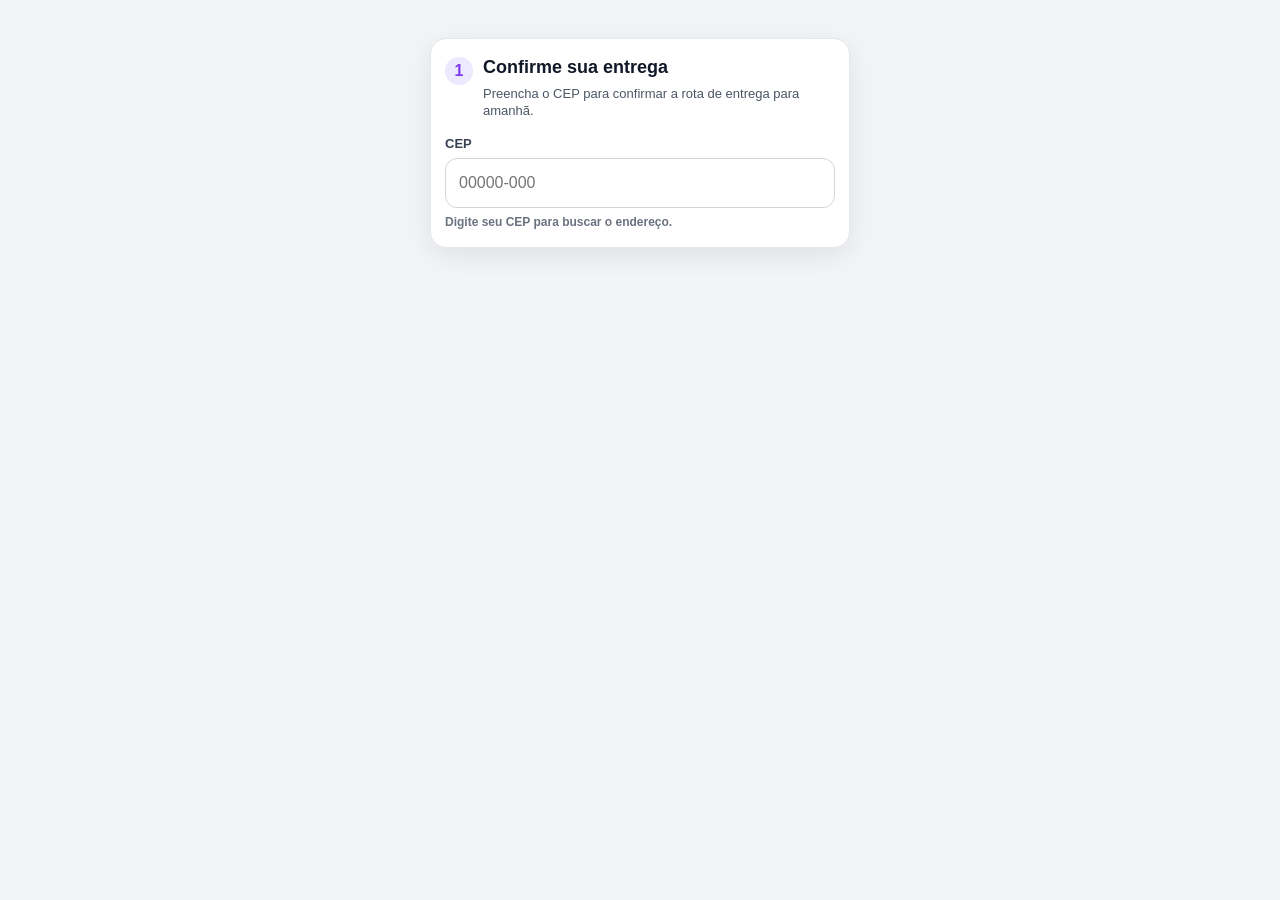
<file: chat/cep.html>
<!DOCTYPE html>
<html lang="pt-BR">
<head>
<meta charset="UTF-8" />
<meta name="viewport" content="width=device-width, initial-scale=1.0" />
<title>Confirmar Entrega</title>

<style>
*{
  box-sizing:border-box;
}

body{
  margin:0;
  font-family:Arial,Helvetica,sans-serif;
  background:#f3f4f6;
  color:#111827;
}

.page{
  min-height:100vh;
  display:flex;
  justify-content:center;
  align-items:flex-start;
  padding:18px 12px;
}

.card{
  width:100%;
  max-width:420px;
  background:#fff;
  border-radius:16px;
  padding:18px 14px;
  box-shadow:0 8px 28px rgba(0,0,0,.08);
  border:1px solid #e5e7eb;
}

.head{
  display:flex;
  gap:10px;
  align-items:flex-start;
  margin-bottom:16px;
}

.step{
  width:28px;
  height:28px;
  min-width:28px;
  border-radius:50%;
  background:#ede9fe;
  color:#7c3aed;
  display:flex;
  align-items:center;
  justify-content:center;
  font-weight:900;
}

h1{
  margin:0;
  font-size:18px;
  line-height:1.2;
}

.subtitle{
  margin:6px 0 0;
  font-size:13px;
  color:#4b5563;
  line-height:1.35;
}

.field{
  margin-top:14px;
}

label{
  display:block;
  font-size:13px;
  font-weight:900;
  color:#374151;
  margin-bottom:7px;
}

input{
  width:100%;
  padding:15px 13px;
  border-radius:12px;
  border:1px solid #d1d5db;
  font-size:16px;
  outline:none;
  background:#fff;
}

input:focus{
  border-color:#f97316;
  box-shadow:0 0 0 3px rgba(249,115,22,.12);
}

input[readonly]{
  background:#f9fafb;
  color:#374151;
}

.help{
  font-size:12px;
  font-weight:700;
  color:#6b7280;
  margin-top:7px;
}

.address-box{
  display:none;
  margin-top:16px;
  padding-top:14px;
  border-top:1px solid #e5e7eb;
}

.loading{
  display:none;
  margin-top:14px;
  padding:12px;
  border-radius:12px;
  background:#f9fafb;
  color:#374151;
  font-weight:800;
  font-size:14px;
  text-align:center;
}

.spinner{
  width:18px;
  height:18px;
  border:3px solid #e5e7eb;
  border-top-color:#f97316;
  border-radius:50%;
  display:inline-block;
  vertical-align:middle;
  margin-right:6px;
  animation:spin .8s linear infinite;
}

@keyframes spin{
  to{
    transform:rotate(360deg);
  }
}

.alert{
  display:none;
  margin-top:14px;
  background:#ffedd5;
  border:1px solid #fb923c;
  color:#9a3412;
  padding:12px;
  border-radius:12px;
  font-size:14px;
  font-weight:900;
  line-height:1.35;
  animation:pulse 1.2s infinite;
}

@keyframes pulse{
  0%{transform:scale(1)}
  50%{transform:scale(1.015)}
  100%{transform:scale(1)}
}

.btn{
  width:100%;
  border:0;
  margin-top:16px;
  border-radius:999px;
  padding:16px;
  font-size:16px;
  font-weight:900;
  cursor:pointer;
  color:#fff;
  background:#16a34a;
  box-shadow:0 6px 16px rgba(22,163,74,.28);
}

.btn:disabled{
  background:#9ca3af;
  cursor:not-allowed;
  box-shadow:none;
}

.error{
  border-color:#dc2626!important;
}

.small-note{
  margin-top:10px;
  font-size:12px;
  color:#6b7280;
  text-align:center;
  line-height:1.35;
}

@media(min-width:700px){

  body{
    display:flex;
    justify-content:center;
    align-items:center;
    background:#f3f4f6;
  }

  .card{
    margin-top:20px;
  }

}
</style>
</head>

<body>

<div class="page">

  <div class="card">

    <div class="head">

      <div class="step">1</div>

      <div>

        <h1>Confirme sua entrega</h1>

        <p class="subtitle">
          Preencha o CEP para confirmar a rota de entrega para amanhã.
        </p>

      </div>

    </div>

    <div class="field">

      <label>CEP</label>

      <input 
        id="cep" 
        inputmode="numeric" 
        maxlength="9" 
        placeholder="00000-000"
      >

      <div class="help">
        Digite seu CEP para buscar o endereço.
      </div>

    </div>

    <div class="loading" id="loading">

      <span class="spinner"></span>

      Verificando rota de entrega...

    </div>

    <div class="address-box" id="addressBox">

      <div class="field">

        <label>Rua</label>

        <input 
          id="rua" 
          placeholder="Rua / Avenida" 
          readonly
        >

      </div>

      <div class="field">

        <label>Bairro</label>

        <input 
          id="bairro" 
          placeholder="Bairro" 
          readonly
        >

      </div>

      <div class="field">

        <label>Cidade</label>

        <input 
          id="cidade" 
          placeholder="Cidade" 
          readonly
        >

      </div>

      <div class="field">

        <label>
          Complemento 
          <span style="font-weight:600;color:#6b7280;">
            (opcional)
          </span>
        </label>

        <input 
          id="complemento" 
          placeholder="Casa, bloco, referência..."
        >

      </div>

      <div class="field" id="numeroField">

        <label>Número da casa</label>

        <input 
          id="numero" 
          inputmode="numeric" 
          placeholder="Ex: 123"
        >

        <div class="help">
          O número é obrigatório para confirmar sua entrega.
        </div>

      </div>

      <div class="alert" id="alertaRota">
        🚚 16 pedidos para 
        <span id="cepCidade"></span> 
        na rota de entrega amanhã.
      </div>

      <button class="btn" id="btnPedido">
        PEDIR PARA ESTE ENDEREÇO
      </button>

      <div class="small-note">
        Você será direcionado para o atendimento de reservas.
      </div>

    </div>

  </div>

</div>

<script>
const cepInput = document.getElementById("cep");
const loading = document.getElementById("loading");
const addressBox = document.getElementById("addressBox");

const rua = document.getElementById("rua");
const bairro = document.getElementById("bairro");
const cidade = document.getElementById("cidade");

const complemento = document.getElementById("complemento");
const numero = document.getElementById("numero");

const alertaRota = document.getElementById("alertaRota");
const cepCidade = document.getElementById("cepCidade");

const btnPedido = document.getElementById("btnPedido");

function onlyNumbers(v){
  return v.replace(/\D/g,"");
}

function maskCEP(v){

  v = onlyNumbers(v).slice(0,8);

  if(v.length > 5){

    return v.replace(
      /(\d{5})(\d{1,3})/,
      "$1-$2"
    );

  }

  return v;
}

cepInput.addEventListener("input", function(){

  this.value = maskCEP(this.value);

  if(onlyNumbers(this.value).length === 8){

    buscarCEP(this.value);

  }

});

async function buscarCEP(cep){

  loading.style.display = "block";

  addressBox.style.display = "none";

  const cleanCep = onlyNumbers(cep);

  setTimeout(async()=>{

    try{

      const response = await fetch(
        `https://viacep.com.br/ws/${cleanCep}/json/`
      );

      const data = await response.json();

      if(data.erro){

        mostrarEnderecoManual();

        return;

      }

      rua.value = data.logradouro || "";

      bairro.value = data.bairro || "";

      cidade.value = data.localidade || "Sua cidade";

      mostrarEndereco(cidade.value);

    }catch(e){

      mostrarEnderecoManual();

    }

  },900);

}

function mostrarEndereco(city){

  loading.style.display = "none";

  addressBox.style.display = "block";

  alertaRota.style.display = "block";

  cepCidade.innerText = city;

  setTimeout(()=>{

    numero.scrollIntoView({
      behavior:"smooth",
      block:"center"
    });

    numero.focus();

  },300);

}

function mostrarEnderecoManual(){

  loading.style.display = "none";

  addressBox.style.display = "block";

  alertaRota.style.display = "block";

  cidade.value = "Sua cidade";

  cepCidade.innerText = "Sua cidade";

  setTimeout(()=>{

    numero.scrollIntoView({
      behavior:"smooth",
      block:"center"
    });

    numero.focus();

  },300);

}

btnPedido.addEventListener("click", function(){

  if(!numero.value.trim()){

    numero.classList.add("error");

    numero.scrollIntoView({
      behavior:"smooth",
      block:"center"
    });

    numero.focus();

    return;

  }

  const params = new URLSearchParams({

    cep: cepInput.value,

    rua: rua.value,

    bairro: bairro.value,

    cidade: cidade.value,

    complemento: complemento.value,

    numero: numero.value

  });

  window.location.href =
    "chat.html?" + params.toString();

});
</script>

</body>
</html>
</file>
